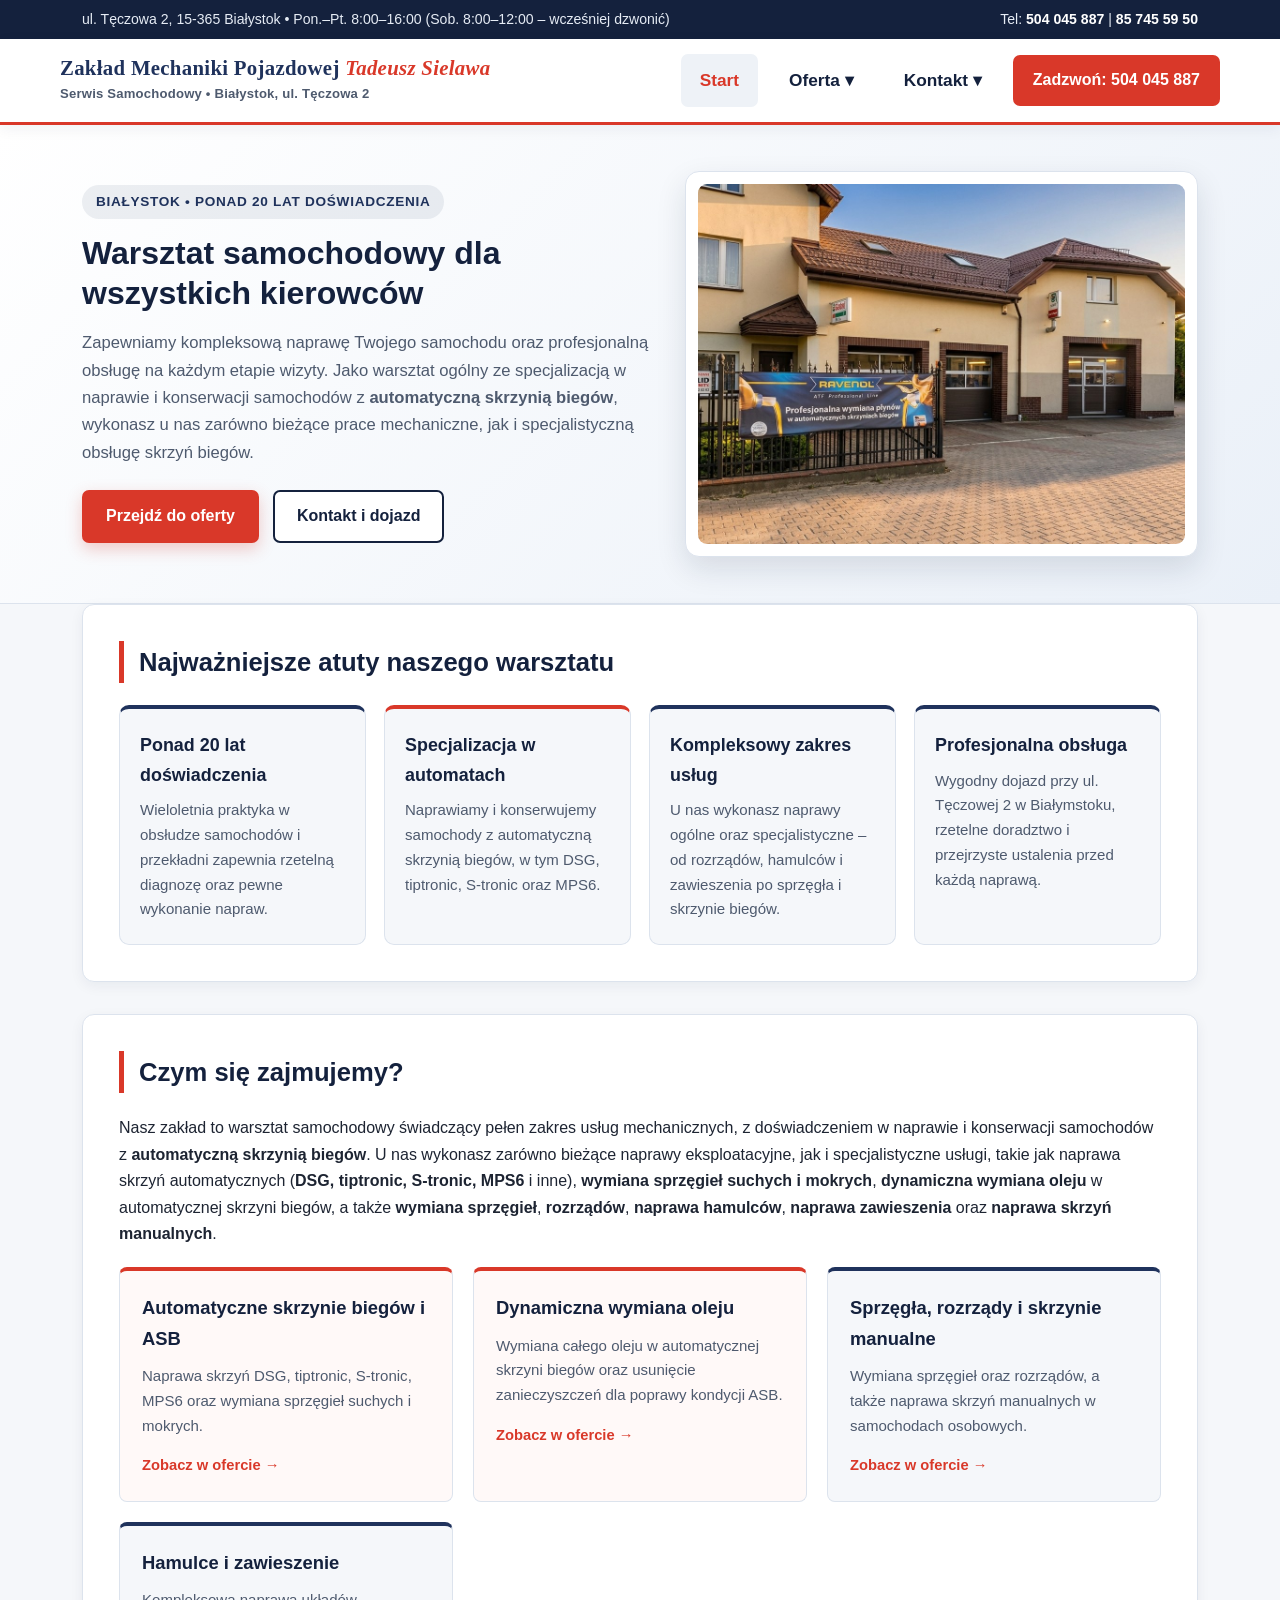
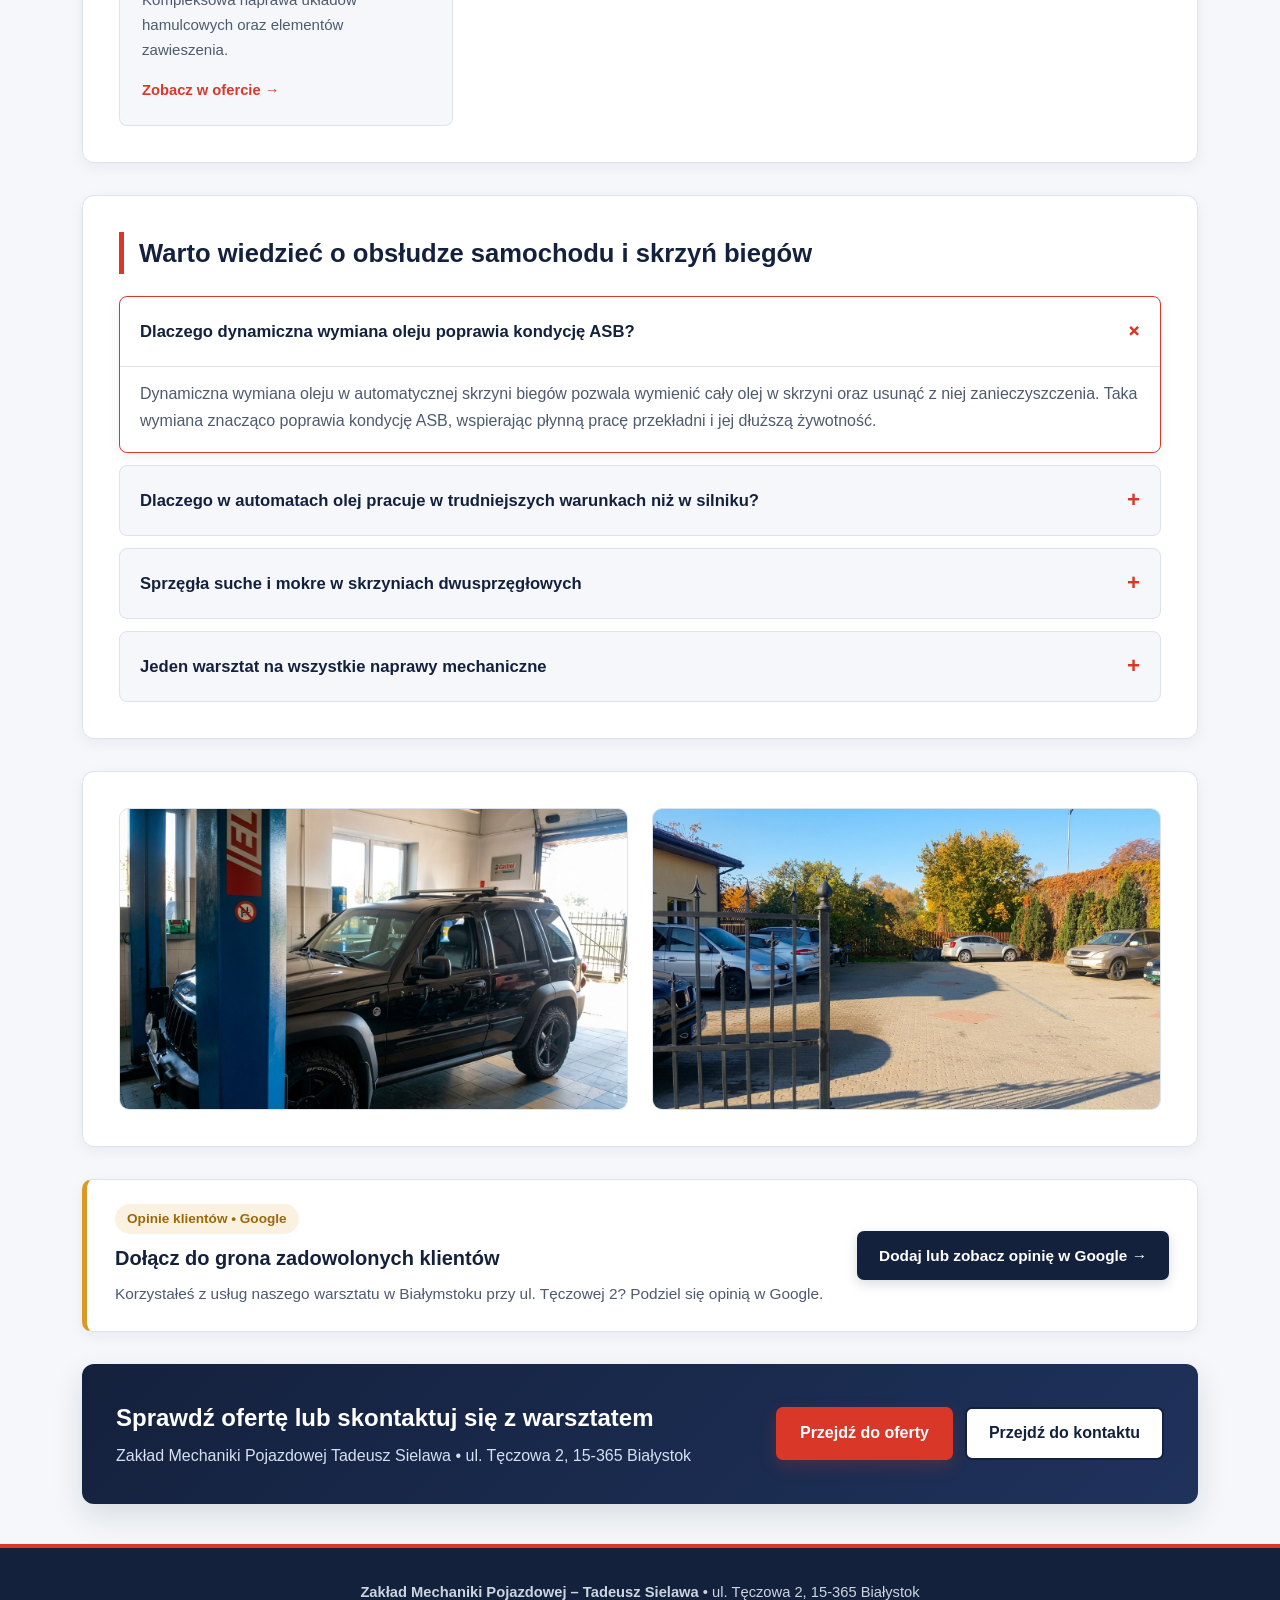
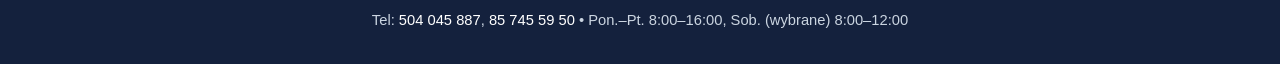
<file: index.html>
<!DOCTYPE html>
<html lang="pl">
<head>
    <meta charset="UTF-8">
    <meta name="viewport" content="width=device-width, initial-scale=1.0">
    <meta name="description" content="Zakład Mechaniki Pojazdowej Tadeusz Sielawa w Białymstoku – ponad 20 lat doświadczenia, kompleksowa naprawa samochodów, specjalizacja w automatycznych skrzyniach biegów DSG, tiptronic, S-tronic, MPS6 oraz dynamiczna wymiana oleju.">
    <title>Zakład Mechaniki Pojazdowej Tadeusz Sielawa | Białystok</title>
    <link rel="stylesheet" href="style.css">
</head>
<body>
    <div class="top-bar">
        <div class="container top-bar-inner">
            <span>ul. Tęczowa 2, 15-365 Białystok &bull; Pon.–Pt. 8:00–16:00 (Sob. 8:00–12:00 – wcześniej dzwonić)</span>
            <span>Tel: <a href="tel:+48504045887">504 045 887</a> | <a href="tel:+48857455950">85 745 59 50</a></span>
        </div>
    </div>

    <header>
        <div class="container header-main">
            <a href="index.html" class="brand-wordmark">
                <h1>Zakład Mechaniki Pojazdowej <span class="accent-word">Tadeusz Sielawa</span></h1>
                <p class="subtitle">Serwis Samochodowy &bull; Białystok, ul. Tęczowa 2</p>
            </a>
            <nav>
                <ul>
                    <li><a href="index.html" class="active">Start</a></li>
                    <li class="dropdown">
                        <a href="oferta.html">Oferta &#9662;</a>
                        <ul class="dropdown-menu">
                            <li><a href="oferta.html#ogolny-zakres">Ogólny zakres napraw</a></li>
                            <li><a href="oferta.html#automatyczne">Automatyczne skrzynie biegów</a></li>
                            <li><a href="oferta.html#dynamiczna-wymiana">Dynamiczna wymiana oleju ASB</a></li>
                            <li><a href="oferta.html#sprzegla">Sprzęgła suche i mokre</a></li>
                            <li><a href="oferta.html#mechanika">Rozrządy, hamulce, zawieszenie, manualne</a></li>
                        </ul>
                    </li>
                    <li class="dropdown">
                        <a href="kontakt.html">Kontakt &#9662;</a>
                        <ul class="dropdown-menu">
                            <li><a href="kontakt.html#dane">Telefony i godziny otwarcia</a></li>
                            <li><a href="kontakt.html#mapa">Mapa dojazdu (ul. Tęczowa 2)</a></li>
                        </ul>
                    </li>
                    <li><a href="tel:+48504045887" class="header-cta">Zadzwoń: 504 045 887</a></li>
                </ul>
            </nav>
        </div>
    </header>

    <!-- Sekcja powitalna z głównym zdjęciem bez opisu pod fotografią -->
    <section class="hero-section">
        <div class="container hero-grid">
            <div class="hero-content">
                <span class="hero-tag">Białystok &bull; Ponad 20 lat doświadczenia</span>
                <h2>Warsztat samochodowy dla wszystkich kierowców</h2>
                <p>Zapewniamy kompleksową naprawę Twojego samochodu oraz profesjonalną obsługę na każdym etapie wizyty. Jako warsztat ogólny ze specjalizacją w naprawie i konserwacji samochodów z <strong>automatyczną skrzynią biegów</strong>, wykonasz u nas zarówno bieżące prace mechaniczne, jak i specjalistyczną obsługę skrzyń biegów.</p>
                <div class="hero-buttons">
                    <a href="oferta.html" class="btn-primary">Przejdź do oferty</a>
                    <a href="kontakt.html" class="btn-outline">Kontakt i dojazd</a>
                </div>
            </div>
            <div class="hero-image-card">
                <div class="hero-image-wrap">
                    <img src="img/budynek.jpg" alt="Zakład Mechaniki Pojazdowej Tadeusz Sielawa przy ul. Tęczowej 2 w Białymstoku">
                </div>
            </div>
        </div>
    </section>

    <main class="container">
        <!-- 4 karty na stronie głównej (bez napisów Slajd 01–04) -->
        <section class="card-section reveal visible">
            <div class="section-header">
                <h2>Najważniejsze atuty naszego warsztatu</h2>
            </div>

            <div class="slides-grid">
                <div class="slide-card reveal reveal-delay-1">
                    <h3>Ponad 20 lat doświadczenia</h3>
                    <p>Wieloletnia praktyka w obsłudze samochodów i przekładni zapewnia rzetelną diagnozę oraz pewne wykonanie napraw.</p>
                </div>
                <div class="slide-card accent-top reveal reveal-delay-2">
                    <h3>Specjalizacja w automatach</h3>
                    <p>Naprawiamy i konserwujemy samochody z automatyczną skrzynią biegów, w tym DSG, tiptronic, S-tronic oraz MPS6.</p>
                </div>
                <div class="slide-card reveal reveal-delay-3">
                    <h3>Kompleksowy zakres usług</h3>
                    <p>U nas wykonasz naprawy ogólne oraz specjalistyczne – od rozrządów, hamulców i zawieszenia po sprzęgła i skrzynie biegów.</p>
                </div>
                <div class="slide-card reveal reveal-delay-4">
                    <h3>Profesjonalna obsługa</h3>
                    <p>Wygodny dojazd przy ul. Tęczowej 2 w Białymstoku, rzetelne doradztwo i przejrzyste ustalenia przed każdą naprawą.</p>
                </div>
            </div>
        </section>

        <!-- Ogólny opis warsztatu z zaznaczeniem specjalizacji w automatach oraz odniesieniami do oferty -->
        <section class="card-section reveal">
            <div class="section-header">
                <h2>Czym się zajmujemy?</h2>
            </div>

            <p>Nasz zakład to warsztat samochodowy świadczący pełen zakres usług mechanicznych, z doświadczeniem w naprawie i konserwacji samochodów z <strong>automatyczną skrzynią biegów</strong>. U nas wykonasz zarówno bieżące naprawy eksploatacyjne, jak i specjalistyczne usługi, takie jak naprawa skrzyń automatycznych (<strong>DSG, tiptronic, S-tronic, MPS6</strong> i inne), <strong>wymiana sprzęgieł suchych i mokrych</strong>, <strong>dynamiczna wymiana oleju</strong> w automatycznej skrzyni biegów, a także <strong>wymiana sprzęgieł</strong>, <strong>rozrządów</strong>, <strong>naprawa hamulców</strong>, <strong>naprawa zawieszenia</strong> oraz <strong>naprawa skrzyń manualnych</strong>.</p>

            <div class="services-overview-grid">
                <div class="overview-card featured reveal reveal-delay-1">
                    <h3>Automatyczne skrzynie biegów i ASB</h3>
                    <p>Naprawa skrzyń DSG, tiptronic, S-tronic, MPS6 oraz wymiana sprzęgieł suchych i mokrych.</p>
                    <a href="oferta.html#automatyczne" class="card-link">Zobacz w ofercie &rarr;</a>
                </div>
                <div class="overview-card featured reveal reveal-delay-2">
                    <h3>Dynamiczna wymiana oleju</h3>
                    <p>Wymiana całego oleju w automatycznej skrzyni biegów oraz usunięcie zanieczyszczeń dla poprawy kondycji ASB.</p>
                    <a href="oferta.html#dynamiczna-wymiana" class="card-link">Zobacz w ofercie &rarr;</a>
                </div>
                <div class="overview-card reveal reveal-delay-3">
                    <h3>Sprzęgła, rozrządy i skrzynie manualne</h3>
                    <p>Wymiana sprzęgieł oraz rozrządów, a także naprawa skrzyń manualnych w samochodach osobowych.</p>
                    <a href="oferta.html#mechanika" class="card-link">Zobacz w ofercie &rarr;</a>
                </div>
                <div class="overview-card reveal reveal-delay-4">
                    <h3>Hamulce i zawieszenie</h3>
                    <p>Kompleksowa naprawa układów hamulcowych oraz elementów zawieszenia.</p>
                    <a href="oferta.html#mechanika" class="card-link">Zobacz w ofercie &rarr;</a>
                </div>
            </div>
        </section>

        <!-- Wysuwane zakładki -->
        <section class="card-section reveal">
            <div class="section-header">
                <h2>Warto wiedzieć o obsłudze samochodu i skrzyń biegów</h2>
            </div>

            <div class="accordion-group">
                <details class="accordion-item" open>
                    <summary>Dlaczego dynamiczna wymiana oleju poprawia kondycję ASB?</summary>
                    <div class="accordion-body">
                        Dynamiczna wymiana oleju w automatycznej skrzyni biegów pozwala wymienić cały olej w skrzyni oraz usunąć z niej zanieczyszczenia. Taka wymiana znacząco poprawia kondycję ASB, wspierając płynną pracę przekładni i jej dłuższą żywotność.
                    </div>
                </details>
                <details class="accordion-item">
                    <summary>Dlaczego w automatach olej pracuje w trudniejszych warunkach niż w silniku?</summary>
                    <div class="accordion-body">
                        W przekładni automatycznej płyn pełni jednocześnie rolę środka smarnego, chłodziwa i medium przenoszącego moment obrotowy oraz ciśnienie sterujące. Wysoka temperatura i praca pod obciążeniem sprawiają, że regularne odświeżenie całego oleju ma kluczowe znaczenie dla jej kondycji.
                    </div>
                </details>
                <details class="accordion-item">
                    <summary>Sprzęgła suche i mokre w skrzyniach dwusprzęgłowych</summary>
                    <div class="accordion-body">
                        Skrzynie dwusprzęgłowe (takie jak DSG, S-tronic czy MPS6) mogą wykorzystywać sprzęgła suche lub pracujące w kąpieli olejowej (mokre). W obu rozwiązaniach kluczowe jest właściwe wyregulowanie i stan samych pakietów sprzęgieł oraz ich sterowania.
                    </div>
                </details>
                <details class="accordion-item">
                    <summary>Jeden warsztat na wszystkie naprawy mechaniczne</summary>
                    <div class="accordion-body">
                        Podczas gdy zawieszenie czy hamulce zużywają się stopniowo w codziennej jeździe, układ napędowy, sprzęgła czy rozrząd wymagają systematycznej kontroli. Wykonanie wszystkich prac w jednym warsztacie pozwala zaoszczędzić czas i uniknąć rozbieżności w diagnozie.
                    </div>
                </details>
            </div>
        </section>

        <!-- Tylko 2 prawdziwe zdjęcia warsztatu -->
        <section class="card-section reveal">
            <div class="gallery-grid-two">
                <div class="gallery-card reveal reveal-delay-1">
                    <div class="gallery-img-wrap">
                        <img src="img/warsztat.jpg" alt="Stanowisko serwisowe z podnośnikiem hydraulicznym" class="gallery-img">
                    </div>
                </div>
                <div class="gallery-card reveal reveal-delay-2">
                    <div class="gallery-img-wrap">
                        <img src="img/parking.jpg" alt="Teren przy Zakładzie Mechaniki Pojazdowej Tadeusz Sielawa" class="gallery-img">
                    </div>
                </div>
            </div>
        </section>

        <!-- Sekcja ocen Google -->
        <div class="reviews-cta-box reveal">
            <div>
                <span class="reviews-badge">Opinie klientów &bull; Google</span>
                <h3>Dołącz do grona zadowolonych klientów</h3>
                <p>Korzystałeś z usług naszego warsztatu w Białymstoku przy ul. Tęczowej 2? Podziel się opinią w Google.</p>
            </div>
            <div>
                <a href="https://search.google.com/local/writereview?placeid=TUTAJ_WSTAW_LINK_OPINII_GOOGLE" target="_blank" rel="noopener noreferrer" class="btn-google">Dodaj lub zobacz opinię w Google &rarr;</a>
            </div>
        </div>

        <!-- Przyciski przenoszące na stronę oferty i kontaktu -->
        <div class="cta-strip reveal">
            <div>
                <h2>Sprawdź ofertę lub skontaktuj się z warsztatem</h2>
                <p>Zakład Mechaniki Pojazdowej Tadeusz Sielawa &bull; ul. Tęczowa 2, 15-365 Białystok</p>
            </div>
            <div class="cta-strip-actions">
                <a href="oferta.html" class="btn-primary">Przejdź do oferty</a>
                <a href="kontakt.html" class="btn-outline" style="background: #fff;">Przejdź do kontaktu</a>
            </div>
        </div>
    </main>

    <footer>
        <div class="container">
            <p><strong>Zakład Mechaniki Pojazdowej – Tadeusz Sielawa</strong> &bull; ul. Tęczowa 2, 15-365 Białystok</p>
            <p>Tel: <a href="tel:+48504045887" style="color: #fff; text-decoration: none;">504 045 887</a>, <a href="tel:+48857455950" style="color: #fff; text-decoration: none;">85 745 59 50</a> &bull; Pon.–Pt. 8:00–16:00, Sob. (wybrane) 8:00–12:00</p>
        </div>
    </footer>

    <script>
        document.addEventListener('DOMContentLoaded', function () {
            const reveals = document.querySelectorAll('.reveal');
            const header = document.querySelector('header');

            const observer = new IntersectionObserver((entries) => {
                entries.forEach((entry) => {
                    if (entry.isIntersecting) {
                        entry.target.classList.add('visible');
                        observer.unobserve(entry.target);
                    }
                });
            }, { threshold: 0.12 });

            reveals.forEach((el) => observer.observe(el));

            window.addEventListener('scroll', () => {
                if (window.scrollY > 30) {
                    header.classList.add('scrolled');
                } else {
                    header.classList.remove('scrolled');
                }
            });
        });
    </script>

</body>
</html>
</file>
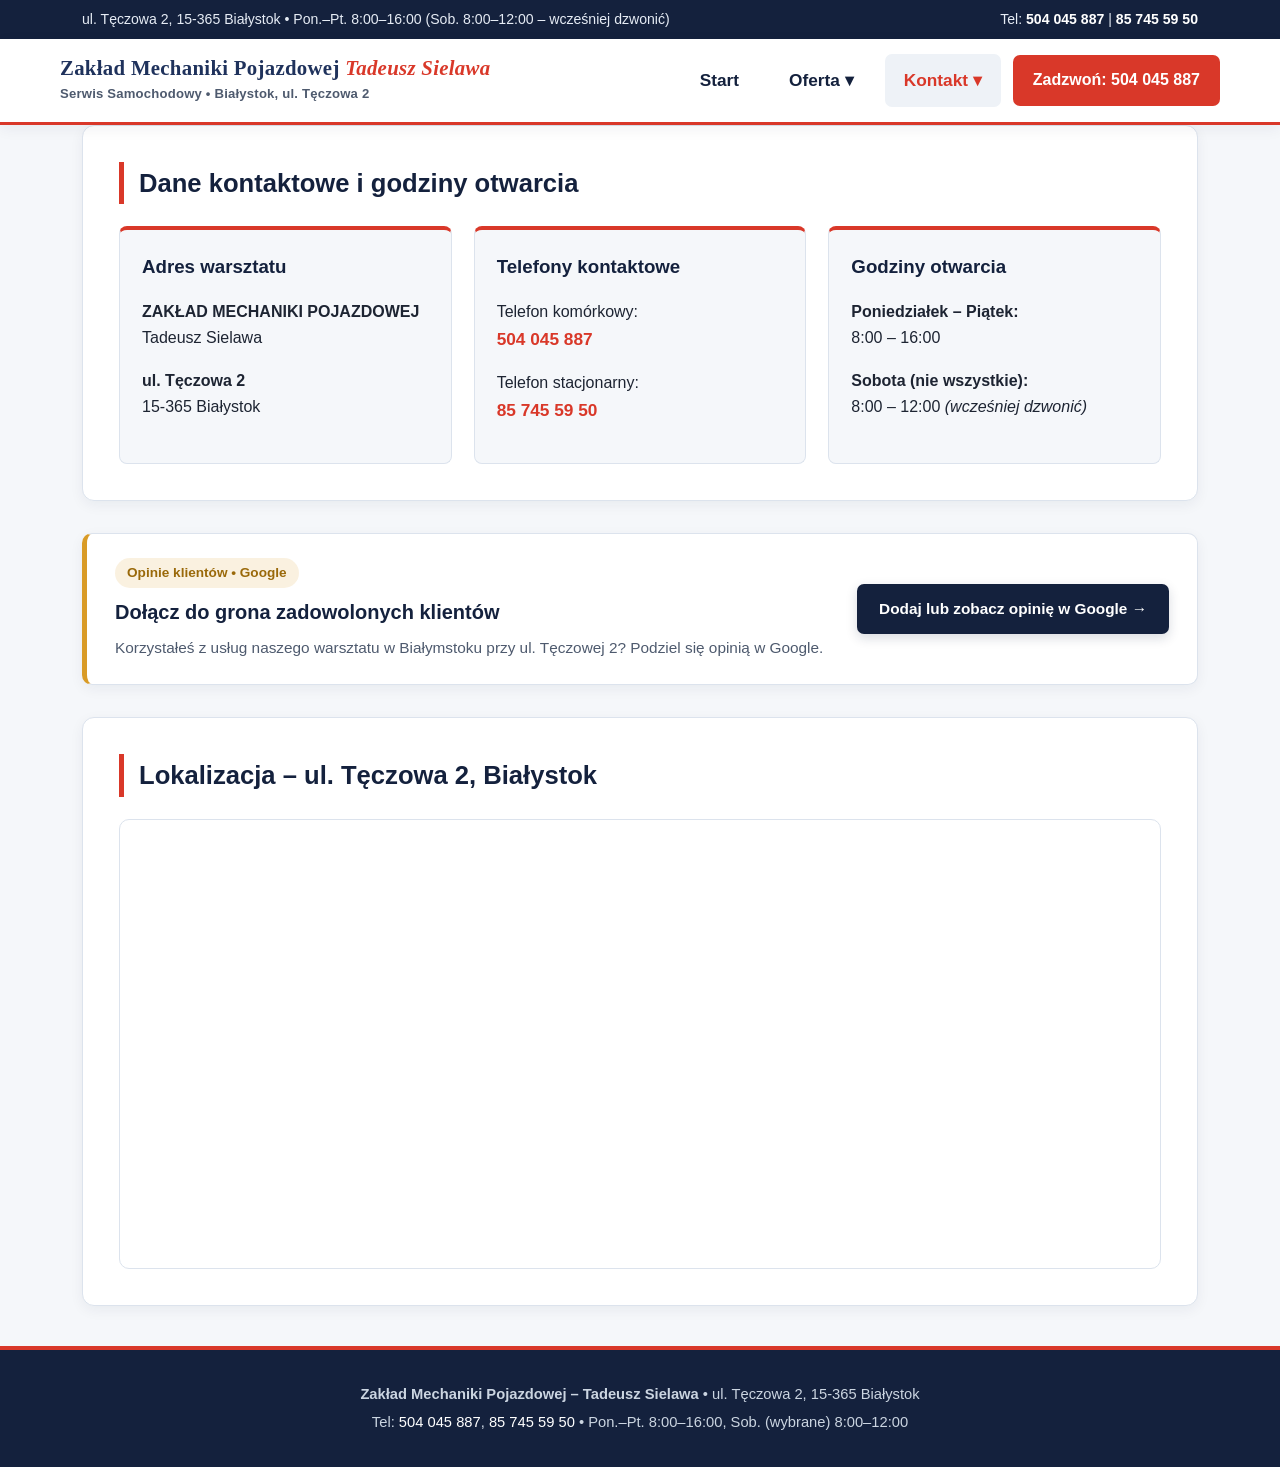
<file: kontakt.html>
<!DOCTYPE html>
<html lang="pl">
<head>
    <meta charset="UTF-8">
    <meta name="viewport" content="width=device-width, initial-scale=1.0">
    <meta name="description" content="Kontakt do Zakładu Mechaniki Pojazdowej Tadeusz Sielawa w Białymstoku, ul. Tęczowa 2. Telefony: 504 045 887, 85 745 59 50.">
    <title>Kontakt | Zakład Mechaniki Pojazdowej Tadeusz Sielawa</title>
    <link rel="stylesheet" href="style.css">
</head>
<body>
    <div class="top-bar">
        <div class="container top-bar-inner">
            <span>ul. Tęczowa 2, 15-365 Białystok &bull; Pon.–Pt. 8:00–16:00 (Sob. 8:00–12:00 – wcześniej dzwonić)</span>
            <span>Tel: <a href="tel:+48504045887">504 045 887</a> | <a href="tel:+48857455950">85 745 59 50</a></span>
        </div>
    </div>

    <header>
        <div class="container header-main">
            <a href="index.html" class="brand-wordmark">
                <h1>Zakład Mechaniki Pojazdowej <span class="accent-word">Tadeusz Sielawa</span></h1>
                <p class="subtitle">Serwis Samochodowy &bull; Białystok, ul. Tęczowa 2</p>
            </a>
            <nav>
                <ul>
                    <li><a href="index.html">Start</a></li>
                    <li class="dropdown">
                        <a href="oferta.html">Oferta &#9662;</a>
                        <ul class="dropdown-menu">
                            <li><a href="oferta.html#ogolny-zakres">Ogólny zakres napraw</a></li>
                            <li><a href="oferta.html#automatyczne">Automatyczne skrzynie biegów</a></li>
                            <li><a href="oferta.html#dynamiczna-wymiana">Dynamiczna wymiana oleju ASB</a></li>
                            <li><a href="oferta.html#sprzegla">Sprzęgła suche i mokre</a></li>
                            <li><a href="oferta.html#mechanika">Rozrządy, hamulce, zawieszenie, manualne</a></li>
                        </ul>
                    </li>
                    <li class="dropdown">
                        <a href="kontakt.html" class="active">Kontakt &#9662;</a>
                        <ul class="dropdown-menu">
                            <li><a href="#dane">Telefony i godziny otwarcia</a></li>
                            <li><a href="#mapa">Mapa dojazdu (ul. Tęczowa 2)</a></li>
                        </ul>
                    </li>
                    <li><a href="tel:+48504045887" class="header-cta">Zadzwoń: 504 045 887</a></li>
                </ul>
            </nav>
        </div>
    </header>

    <main class="container">
        <section class="card-section reveal visible" id="dane">
            <div class="section-header">
                <h2>Dane kontaktowe i godziny otwarcia</h2>
            </div>

            <div class="contact-grid">
                <div class="contact-card reveal reveal-delay-1">
                    <h3>Adres warsztatu</h3>
                    <p><strong>ZAKŁAD MECHANIKI POJAZDOWEJ</strong><br>Tadeusz Sielawa</p>
                    <p><strong>ul. Tęczowa 2</strong><br>15-365 Białystok</p>
                </div>

                <div class="contact-card reveal reveal-delay-2">
                    <h3>Telefony kontaktowe</h3>
                    <p>Telefon komórkowy:<br><a href="tel:+48504045887" class="contact-link">504 045 887</a></p>
                    <p>Telefon stacjonarny:<br><a href="tel:+48857455950" class="contact-link">85 745 59 50</a></p>
                </div>

                <div class="contact-card reveal reveal-delay-3">
                    <h3>Godziny otwarcia</h3>
                    <p><strong>Poniedziałek – Piątek:</strong><br>8:00 – 16:00</p>
                    <p><strong>Sobota (nie wszystkie):</strong><br>8:00 – 12:00 <em>(wcześniej dzwonić)</em></p>
                </div>
            </div>
        </section>

        <!-- Sekcja ocen Google -->
        <div class="reviews-cta-box reveal">
            <div>
                <span class="reviews-badge">Opinie klientów &bull; Google</span>
                <h3>Dołącz do grona zadowolonych klientów</h3>
                <p>Korzystałeś z usług naszego warsztatu w Białymstoku przy ul. Tęczowej 2? Podziel się opinią w Google.</p>
            </div>
            <div>
                <a href="https://search.google.com/local/writereview?placeid=TUTAJ_WSTAW_LINK_OPINII_GOOGLE" target="_blank" rel="noopener noreferrer" class="btn-google">Dodaj lub zobacz opinię w Google &rarr;</a>
            </div>
        </div>

        <section class="card-section reveal" id="mapa">
            <div class="section-header">
                <h2>Lokalizacja – ul. Tęczowa 2, Białystok</h2>
            </div>
            <div class="map-container">
                <iframe src="https://maps.google.com/maps?q=ul.+T%C4%99czowa+2,+15-365+Bia%C5%82ystok&t=&z=16&ie=UTF8&iwloc=&output=embed" 
                width="100%" height="440" style="border:0;" allowfullscreen="" loading="lazy" referrerpolicy="no-referrer-when-downgrade"></iframe>
            </div>
        </section>
    </main>

    <footer>
        <div class="container">
            <p><strong>Zakład Mechaniki Pojazdowej – Tadeusz Sielawa</strong> &bull; ul. Tęczowa 2, 15-365 Białystok</p>
            <p>Tel: <a href="tel:+48504045887" style="color: #fff; text-decoration: none;">504 045 887</a>, <a href="tel:+48857455950" style="color: #fff; text-decoration: none;">85 745 59 50</a> &bull; Pon.–Pt. 8:00–16:00, Sob. (wybrane) 8:00–12:00</p>
        </div>
    </footer>

    <script>
        document.addEventListener('DOMContentLoaded', function () {
            const reveals = document.querySelectorAll('.reveal');
            const header = document.querySelector('header');

            const observer = new IntersectionObserver((entries) => {
                entries.forEach((entry) => {
                    if (entry.isIntersecting) {
                        entry.target.classList.add('visible');
                        observer.unobserve(entry.target);
                    }
                });
            }, { threshold: 0.12 });

            reveals.forEach((el) => observer.observe(el));

            window.addEventListener('scroll', () => {
                if (window.scrollY > 30) {
                    header.classList.add('scrolled');
                } else {
                    header.classList.remove('scrolled');
                }
            });
        });
    </script>

</body>
</html>
</file>
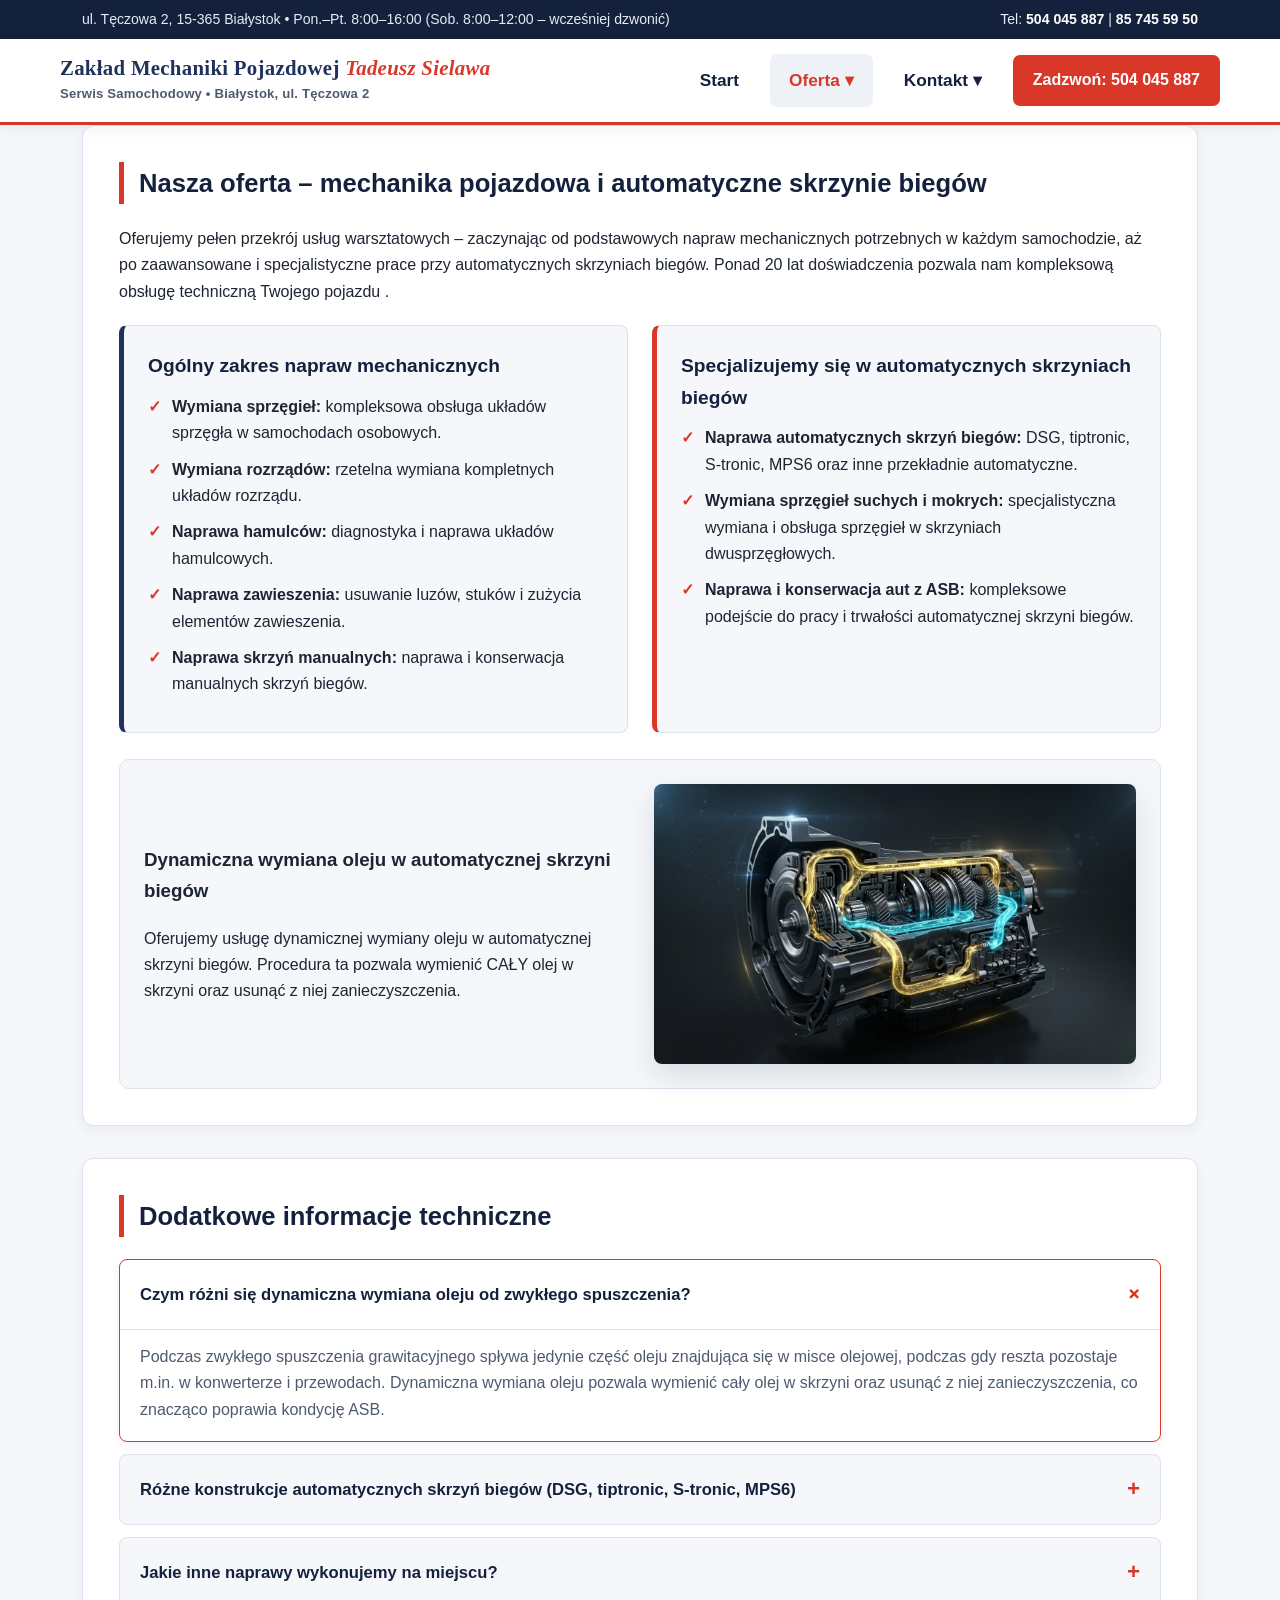
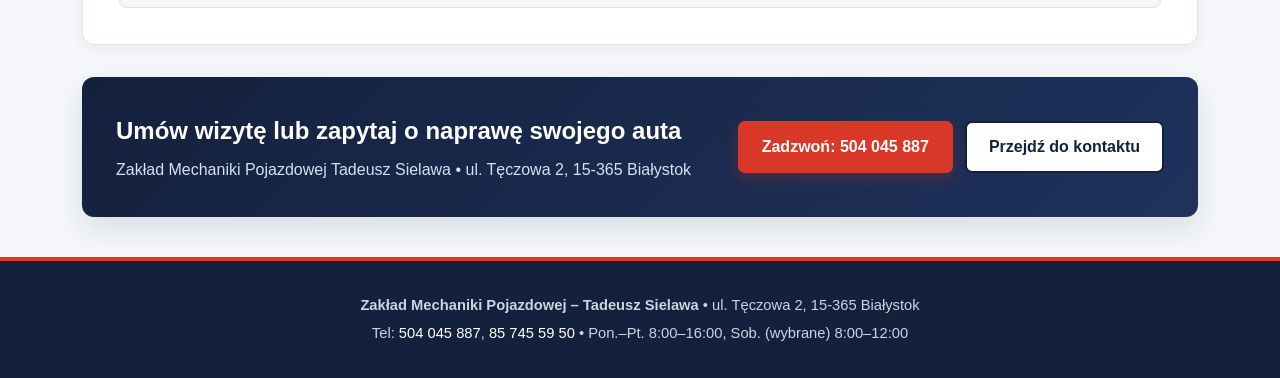
<file: oferta.html>
<!DOCTYPE html>
<html lang="pl">
<head>
    <meta charset="UTF-8">
    <meta name="viewport" content="width=device-width, initial-scale=1.0">
    <meta name="description" content="Nasza oferta – Zakład Mechaniki Pojazdowej Tadeusz Sielawa w Białymstoku: mechanika pojazdowa oraz specjalistyczna naprawa skrzyń automatycznych DSG, tiptronic, S-tronic, MPS6 i dynamiczna wymiana oleju.">
    <title>Oferta | Zakład Mechaniki Pojazdowej Tadeusz Sielawa</title>
    <link rel="stylesheet" href="style.css">
</head>
<body>
    <div class="top-bar">
        <div class="container top-bar-inner">
            <span>ul. Tęczowa 2, 15-365 Białystok &bull; Pon.–Pt. 8:00–16:00 (Sob. 8:00–12:00 – wcześniej dzwonić)</span>
            <span>Tel: <a href="tel:+48504045887">504 045 887</a> | <a href="tel:+48857455950">85 745 59 50</a></span>
        </div>
    </div>

    <header>
        <div class="container header-main">
            <a href="index.html" class="brand-wordmark">
                <h1>Zakład Mechaniki Pojazdowej <span class="accent-word">Tadeusz Sielawa</span></h1>
                <p class="subtitle">Serwis Samochodowy &bull; Białystok, ul. Tęczowa 2</p>
            </a>
            <nav>
                <ul>
                    <li><a href="index.html">Start</a></li>
                    <li class="dropdown">
                        <a href="oferta.html" class="active">Oferta &#9662;</a>
                        <ul class="dropdown-menu">
                            <li><a href="#ogolny-zakres">Ogólny zakres napraw</a></li>
                            <li><a href="#automatyczne">Automatyczne skrzynie biegów</a></li>
                            <li><a href="#dynamiczna-wymiana">Dynamiczna wymiana oleju ASB</a></li>
                            <li><a href="#sprzegla">Sprzęgła suche i mokre</a></li>
                            <li><a href="#mechanika">Rozrządy, hamulce, zawieszenie, manualne</a></li>
                        </ul>
                    </li>
                    <li class="dropdown">
                        <a href="kontakt.html">Kontakt &#9662;</a>
                        <ul class="dropdown-menu">
                            <li><a href="kontakt.html#dane">Telefony i godziny otwarcia</a></li>
                            <li><a href="kontakt.html#mapa">Mapa dojazdu (ul. Tęczowa 2)</a></li>
                        </ul>
                    </li>
                    <li><a href="tel:+48504045887" class="header-cta">Zadzwoń: 504 045 887</a></li>
                </ul>
            </nav>
        </div>
    </header>

    <main class="container">
        <section class="card-section reveal visible" id="ogolny-zakres">
            <div class="section-header">
                <h2>Nasza oferta – mechanika pojazdowa i automatyczne skrzynie biegów</h2>
            </div>

            <p>Oferujemy pełen przekrój usług warsztatowych – zaczynając od podstawowych napraw mechanicznych potrzebnych w każdym samochodzie, aż po zaawansowane i specjalistyczne prace przy automatycznych skrzyniach biegów. Ponad 20 lat doświadczenia pozwala nam kompleksową obsługę techniczną Twojego pojazdu .</p>

            <div class="spec-grid">
                <div class="spec-box reveal reveal-delay-1" id="mechanika">
                    <h3>Ogólny zakres napraw mechanicznych</h3>
                    <ul class="check-list">
                        <li><strong>Wymiana sprzęgieł:</strong> kompleksowa obsługa układów sprzęgła w samochodach osobowych.</li>
                        <li><strong>Wymiana rozrządów:</strong> rzetelna wymiana kompletnych układów rozrządu.</li>
                        <li><strong>Naprawa hamulców:</strong> diagnostyka i naprawa układów hamulcowych.</li>
                        <li><strong>Naprawa zawieszenia:</strong> usuwanie luzów, stuków i zużycia elementów zawieszenia.</li>
                        <li><strong>Naprawa skrzyń manualnych:</strong> naprawa i konserwacja manualnych skrzyń biegów.</li>
                    </ul>
                </div>

                <div class="spec-box specialist reveal reveal-delay-2" id="automatyczne">
                    <h3>Specjalizujemy się w automatycznych skrzyniach biegów</h3>
                    <ul class="check-list">
                        <li><strong>Naprawa automatycznych skrzyń biegów:</strong> DSG, tiptronic, S-tronic, MPS6 oraz inne przekładnie automatyczne.</li>
                        <li id="sprzegla"><strong>Wymiana sprzęgieł suchych i mokrych:</strong> specjalistyczna wymiana i obsługa sprzęgieł w skrzyniach dwusprzęgłowych.</li>
                        <li><strong>Naprawa i konserwacja aut z ASB:</strong> kompleksowe podejście do pracy i trwałości automatycznej skrzyni biegów.</li>
                    </ul>
                </div>
            </div>

            <div class="tech-banner reveal" id="dynamiczna-wymiana">
                <div>
                    <h3>Dynamiczna wymiana oleju w automatycznej skrzyni biegów</h3>
                    <p>Oferujemy usługę dynamicznej wymiany oleju w automatycznej skrzyni biegów. Procedura ta pozwala wymienić CAŁY olej w skrzyni oraz usunąć z niej zanieczyszczenia.</p>
                </div>
                <div>
                    <img src="img/skrzynia.jpg" alt="Wizualizacja przepływu oleju w automatycznej skrzyni biegów">
                </div>
            </div>
        </section>

        <!-- Wysuwane zakładki (bez słowa ciekawostka) -->
        <section class="card-section reveal">
            <div class="section-header">
                <h2>Dodatkowe informacje techniczne</h2>
            </div>

            <div class="accordion-group">
                <details class="accordion-item" open>
                    <summary>Czym różni się dynamiczna wymiana oleju od zwykłego spuszczenia?</summary>
                    <div class="accordion-body">
                        Podczas zwykłego spuszczenia grawitacyjnego spływa jedynie część oleju znajdująca się w misce olejowej, podczas gdy reszta pozostaje m.in. w konwerterze i przewodach. Dynamiczna wymiana oleju pozwala wymienić cały olej w skrzyni oraz usunąć z niej zanieczyszczenia, co znacząco poprawia kondycję ASB.
                    </div>
                </details>
                <details class="accordion-item">
                    <summary>Różne konstrukcje automatycznych skrzyń biegów (DSG, tiptronic, S-tronic, MPS6)</summary>
                    <div class="accordion-body">
                        Każda konstrukcja automatycznej skrzyni biegów ma własną specyfikę działania – od klasycznych przekładni hydrokinetycznych (np. tiptronic) po dwusprzęgłowe rozwiązania (np. DSG, S-tronic, MPS6). Dobór właściwej procedury i części jest kluczowy dla płynnej zmiany przełożeń.
                    </div>
                </details>
                <details class="accordion-item">
                    <summary>Jakie inne naprawy wykonujemy na miejscu?</summary>
                    <div class="accordion-body">
                        Zapraszamy również na wymianę sprzęgieł, rozrządów, naprawę hamulców, naprawę zawieszenia oraz naprawę skrzyń manualnych.
                    </div>
                </details>
            </div>
        </section>

        <div class="cta-strip reveal">
            <div>
                <h2>Umów wizytę lub zapytaj o naprawę swojego auta</h2>
                <p>Zakład Mechaniki Pojazdowej Tadeusz Sielawa &bull; ul. Tęczowa 2, 15-365 Białystok</p>
            </div>
            <div class="cta-strip-actions">
                <a href="tel:+48504045887" class="btn-primary">Zadzwoń: 504 045 887</a>
                <a href="kontakt.html" class="btn-outline" style="background: #fff;">Przejdź do kontaktu</a>
            </div>
        </div>
    </main>

    <footer>
        <div class="container">
            <p><strong>Zakład Mechaniki Pojazdowej – Tadeusz Sielawa</strong> &bull; ul. Tęczowa 2, 15-365 Białystok</p>
            <p>Tel: <a href="tel:+48504045887" style="color: #fff; text-decoration: none;">504 045 887</a>, <a href="tel:+48857455950" style="color: #fff; text-decoration: none;">85 745 59 50</a> &bull; Pon.–Pt. 8:00–16:00, Sob. (wybrane) 8:00–12:00</p>
        </div>
    </footer>

    <script>
        document.addEventListener('DOMContentLoaded', function () {
            const reveals = document.querySelectorAll('.reveal');
            const header = document.querySelector('header');

            const observer = new IntersectionObserver((entries) => {
                entries.forEach((entry) => {
                    if (entry.isIntersecting) {
                        entry.target.classList.add('visible');
                        observer.unobserve(entry.target);
                    }
                });
            }, { threshold: 0.12 });

            reveals.forEach((el) => observer.observe(el));

            window.addEventListener('scroll', () => {
                if (window.scrollY > 30) {
                    header.classList.add('scrolled');
                } else {
                    header.classList.remove('scrolled');
                }
            });
        });
    </script>

</body>
</html>
</file>
<file: style.css>
/* Nowoczesny styl strony - Zakład Mechaniki Pojazdowej Tadeusz Sielawa */
:root {
    --bg-body: #f5f7fa;
    --bg-white: #ffffff;
    --bg-soft: #eef2f7;
    --navy-dark: #14213d;
    --navy-mid: #1f325c;
    --accent: #d93829;
    --accent-hover: #b8291c;
    --gold: #d99b26;
    --text-main: #1d2432;
    --text-secondary: #4e5a6e;
    --border-color: #dce3ed;
    --shadow-sm: 0 4px 14px rgba(20, 33, 61, 0.06);
    --shadow-md: 0 12px 30px rgba(20, 33, 61, 0.12);
    --shadow-lg: 0 18px 40px rgba(20, 33, 61, 0.16);
}

* {
    box-sizing: border-box;
}

html {
    scroll-behavior: smooth;
}

body {
    font-family: 'Segoe UI', Roboto, Helvetica, Arial, sans-serif;
    line-height: 1.65;
    margin: 0;
    padding: 0;
    color: var(--text-main);
    background-color: var(--bg-body);
    overflow-x: hidden;
}

.container {
    max-width: 1160px;
    margin: 0 auto;
    padding: 0 22px;
}

/* Keyframes animacji */
@keyframes fadeSlideUp {
    from {
        opacity: 0;
        transform: translateY(24px);
    }
    to {
        opacity: 1;
        transform: translateY(0);
    }
}

@keyframes fadeInRight {
    from {
        opacity: 0;
        transform: translateX(26px) scale(0.98);
    }
    to {
        opacity: 1;
        transform: translateX(0) scale(1);
    }
}

@keyframes pulseGlow {
    0% {
        box-shadow: 0 0 0 0 rgba(217, 56, 41, 0.42);
    }
    70% {
        box-shadow: 0 0 0 12px rgba(217, 56, 41, 0);
    }
    100% {
        box-shadow: 0 0 0 0 rgba(217, 56, 41, 0);
    }
}

@keyframes floatSubtle {
    0%, 100% {
        transform: translateY(0);
    }
    50% {
        transform: translateY(-5px);
    }
}

@keyframes dropdownReveal {
    from {
        opacity: 0;
        transform: translateY(10px);
    }
    to {
        opacity: 1;
        transform: translateY(0);
    }
}

.reveal {
    opacity: 0;
    transform: translateY(26px);
    transition: opacity 0.65s cubic-bezier(0.22, 1, 0.36, 1), transform 0.65s cubic-bezier(0.22, 1, 0.36, 1);
}

.reveal.visible {
    opacity: 1;
    transform: translateY(0);
}

.reveal-delay-1 { transition-delay: 0.08s; }
.reveal-delay-2 { transition-delay: 0.16s; }
.reveal-delay-3 { transition-delay: 0.24s; }
.reveal-delay-4 { transition-delay: 0.32s; }

/* Górny pasek informacyjny */
.top-bar {
    background: var(--navy-dark);
    color: #e6ecf5;
    font-size: 0.88rem;
    padding: 8px 0;
}

.top-bar-inner {
    display: flex;
    flex-wrap: wrap;
    justify-content: space-between;
    align-items: center;
    gap: 10px;
}

.top-bar a {
    color: #fff;
    text-decoration: none;
    font-weight: 600;
    transition: color 0.2s ease;
}

.top-bar a:hover {
    color: var(--gold);
}

/* Nagłówek główny - nieco mniejsza nazwa tekstowa i większe zakładki */
header {
    background: rgba(255, 255, 255, 0.97);
    backdrop-filter: blur(8px);
    border-bottom: 3px solid var(--accent);
    box-shadow: var(--shadow-sm);
    position: sticky;
    top: 0;
    z-index: 1000;
    transition: box-shadow 0.3s ease;
}

header.scrolled {
    box-shadow: var(--shadow-md);
}

.header-main {
    display: flex;
    flex-wrap: wrap;
    justify-content: space-between;
    align-items: center;
    padding: 15px 0;
    gap: 16px;
}

.brand-wordmark {
    display: inline-block;
    text-decoration: none;
}

.brand-wordmark h1 {
    margin: 0;
    font-family: Georgia, 'Times New Roman', serif;
    font-size: 1.3rem;
    color: var(--navy-mid);
    font-weight: 700;
    letter-spacing: 0.3px;
    line-height: 1.2;
}

.brand-wordmark h1 span.accent-word {
    color: var(--accent);
    font-style: italic;
}

.brand-wordmark .subtitle {
    margin: 2px 0 0 0;
    font-family: 'Segoe UI', Roboto, Helvetica, Arial, sans-serif;
    font-size: 0.82rem;
    color: var(--text-secondary);
    font-weight: 600;
    letter-spacing: 0.2px;
}

/* Nawigacja z większymi zakładkami */
nav ul {
    list-style: none;
    margin: 0;
    padding: 0;
    display: flex;
    flex-wrap: wrap;
    align-items: center;
    gap: 12px;
}

nav ul li {
    position: relative;
}

nav ul li a {
    display: inline-flex;
    align-items: center;
    gap: 7px;
    color: var(--navy-dark);
    text-decoration: none;
    font-weight: 700;
    font-size: 1.08rem;
    padding: 12px 19px;
    border-radius: 7px;
    transition: background 0.25s ease, color 0.25s ease, transform 0.2s ease;
}

nav ul li a:hover,
nav ul li a.active {
    background: var(--bg-soft);
    color: var(--accent);
}

.dropdown-menu {
    display: none;
    position: absolute;
    top: 100%;
    left: 0;
    min-width: 285px;
    background: var(--bg-white);
    border: 1px solid var(--border-color);
    border-top: 3px solid var(--accent);
    border-radius: 0 0 10px 10px;
    box-shadow: var(--shadow-lg);
    padding: 8px 0;
    z-index: 1100;
    flex-direction: column;
    gap: 0;
}

.dropdown:hover .dropdown-menu,
.dropdown:focus-within .dropdown-menu {
    display: flex;
    animation: dropdownReveal 0.24s cubic-bezier(0.22, 1, 0.36, 1) forwards;
}

.dropdown-menu li {
    width: 100%;
}

.dropdown-menu li a {
    display: block;
    width: 100%;
    padding: 11px 18px;
    border-radius: 0;
    font-size: 0.95rem;
    font-weight: 600;
    color: var(--text-main);
    transition: background 0.2s ease, color 0.2s ease, padding-left 0.2s ease;
}

.dropdown-menu li a:hover {
    background: var(--bg-soft);
    color: var(--accent);
    padding-left: 24px;
}

.header-cta {
    background: var(--accent);
    color: #fff !important;
    padding: 12px 20px;
    border-radius: 7px;
    text-decoration: none;
    font-weight: 700;
    font-size: 1rem;
    transition: background 0.25s ease, transform 0.2s ease;
    animation: pulseGlow 2.8s infinite;
}

.header-cta:hover {
    background: var(--accent-hover);
    transform: translateY(-2px);
}

/* Sekcja Hero */
.hero-section {
    background: linear-gradient(135deg, #ffffff 0%, #eaf0f8 100%);
    border-bottom: 1px solid var(--border-color);
    padding: 46px 0;
    position: relative;
}

.hero-grid {
    display: grid;
    grid-template-columns: 1.05fr 0.95fr;
    gap: 36px;
    align-items: center;
}

.hero-content {
    animation: fadeSlideUp 0.75s cubic-bezier(0.22, 1, 0.36, 1) forwards;
}

.hero-tag {
    display: inline-block;
    background: rgba(31, 50, 92, 0.08);
    color: var(--navy-mid);
    font-weight: 700;
    font-size: 0.85rem;
    text-transform: uppercase;
    letter-spacing: 0.7px;
    padding: 6px 14px;
    border-radius: 20px;
    margin-bottom: 14px;
}

.hero-content h2 {
    font-size: 2rem;
    line-height: 1.25;
    color: var(--navy-dark);
    margin: 0 0 16px 0;
    border: none;
    padding: 0;
}

.hero-content p {
    font-size: 1.04rem;
    color: var(--text-secondary);
    margin: 0 0 24px 0;
}

.hero-buttons {
    display: flex;
    flex-wrap: wrap;
    gap: 14px;
}

.btn-primary {
    display: inline-flex;
    align-items: center;
    justify-content: center;
    background: var(--accent);
    color: #fff;
    text-decoration: none;
    padding: 13px 24px;
    border-radius: 7px;
    font-weight: 700;
    font-size: 1rem;
    transition: background 0.25s ease, transform 0.25s cubic-bezier(0.22, 1, 0.36, 1), box-shadow 0.25s ease;
    box-shadow: 0 6px 16px rgba(217, 56, 41, 0.25);
}

.btn-primary:hover {
    background: var(--accent-hover);
    transform: translateY(-3px);
    box-shadow: 0 10px 22px rgba(217, 56, 41, 0.35);
}

.btn-outline {
    display: inline-flex;
    align-items: center;
    justify-content: center;
    background: var(--bg-white);
    color: var(--navy-dark);
    border: 2px solid var(--navy-dark);
    text-decoration: none;
    padding: 11px 22px;
    border-radius: 7px;
    font-weight: 700;
    font-size: 1rem;
    transition: background 0.25s ease, color 0.25s ease, transform 0.25s ease;
}

.btn-outline:hover {
    background: var(--navy-dark);
    color: #fff;
    transform: translateY(-3px);
}

.hero-image-card {
    background: var(--bg-white);
    padding: 12px;
    border-radius: 14px;
    box-shadow: var(--shadow-md);
    border: 1px solid var(--border-color);
    animation: fadeInRight 0.85s cubic-bezier(0.22, 1, 0.36, 1) forwards;
    overflow: hidden;
}

.hero-image-wrap {
    overflow: hidden;
    border-radius: 9px;
}

.hero-image-card img {
    width: 100%;
    height: 360px;
    object-fit: cover;
    display: block;
    transition: transform 0.65s cubic-bezier(0.22, 1, 0.36, 1);
}

.hero-image-card:hover img {
    transform: scale(1.04);
}

/* Sekcje główne */
main {
    padding: 40px 0;
}

.card-section {
    background: var(--bg-white);
    padding: 36px;
    margin-bottom: 32px;
    border-radius: 12px;
    box-shadow: var(--shadow-sm);
    border: 1px solid var(--border-color);
    transition: box-shadow 0.3s ease;
}

.card-section:hover {
    box-shadow: var(--shadow-md);
}

.section-header {
    margin-bottom: 22px;
}

.section-header h2 {
    color: var(--navy-dark);
    border-left: 5px solid var(--accent);
    padding-left: 15px;
    margin: 0 0 8px 0;
    font-size: 1.6rem;
}

.section-header p {
    margin: 0;
    color: var(--text-secondary);
    font-size: 1rem;
}

/* 4 slajdy / karty na stronie głównej */
.slides-grid {
    display: grid;
    grid-template-columns: repeat(4, 1fr);
    gap: 18px;
    margin-top: 20px;
}

.slide-card {
    background: var(--bg-body);
    border: 1px solid var(--border-color);
    border-top: 4px solid var(--navy-mid);
    border-radius: 10px;
    padding: 22px 20px;
    transition: transform 0.3s cubic-bezier(0.22, 1, 0.36, 1), box-shadow 0.3s ease, border-top-color 0.3s ease, background 0.3s ease;
}

.slide-card:hover {
    transform: translateY(-6px);
    box-shadow: var(--shadow-md);
    border-top-color: var(--accent);
    background: var(--bg-white);
}

.slide-card.accent-top {
    border-top-color: var(--accent);
}

.slide-num {
    display: inline-block;
    font-size: 0.78rem;
    font-weight: 800;
    letter-spacing: 0.8px;
    color: var(--accent);
    text-transform: uppercase;
    margin-bottom: 6px;
}

.slide-card h3 {
    margin: 0 0 8px 0;
    font-size: 1.12rem;
    color: var(--navy-dark);
}

.slide-card p {
    margin: 0;
    font-size: 0.94rem;
    color: var(--text-secondary);
}

/* Siatka kart usług ogólnych z odnośnikami do oferty */
.services-overview-grid {
    display: grid;
    grid-template-columns: repeat(auto-fit, minmax(250px, 1fr));
    gap: 20px;
    margin-top: 20px;
}

.overview-card {
    background: var(--bg-body);
    border: 1px solid var(--border-color);
    border-top: 4px solid var(--navy-mid);
    border-radius: 8px;
    padding: 22px;
    transition: transform 0.3s cubic-bezier(0.22, 1, 0.36, 1), box-shadow 0.3s ease, border-top-color 0.3s ease, background 0.3s ease;
}

.overview-card:hover {
    transform: translateY(-5px);
    box-shadow: var(--shadow-md);
    border-top-color: var(--accent);
    background: var(--bg-white);
}

.overview-card.featured {
    border-top-color: var(--accent);
    background: #fff9f8;
}

.overview-card h3 {
    margin: 0 0 10px 0;
    font-size: 1.15rem;
    color: var(--navy-dark);
}

.overview-card p {
    margin: 0 0 14px 0;
    font-size: 0.94rem;
    color: var(--text-secondary);
}

.card-link {
    display: inline-block;
    color: var(--accent);
    font-weight: 700;
    text-decoration: none;
    font-size: 0.92rem;
    transition: transform 0.2s ease;
}

.overview-card:hover .card-link {
    transform: translateX(4px);
}

/* Wysuwane zakładki (Accordion) */
.accordion-group {
    display: flex;
    flex-direction: column;
    gap: 12px;
    margin-top: 18px;
}

details.accordion-item {
    background: var(--bg-body);
    border: 1px solid var(--border-color);
    border-radius: 8px;
    overflow: hidden;
    transition: box-shadow 0.25s ease, border-color 0.25s ease, background 0.25s ease;
}

details.accordion-item:hover {
    border-color: #b8c6d9;
}

details.accordion-item[open] {
    background: var(--bg-white);
    box-shadow: var(--shadow-sm);
    border-color: var(--accent);
}

details.accordion-item summary {
    list-style: none;
    cursor: pointer;
    padding: 16px 20px;
    font-weight: 700;
    font-size: 1.04rem;
    color: var(--navy-dark);
    display: flex;
    justify-content: space-between;
    align-items: center;
    user-select: none;
    transition: color 0.2s ease;
}

details.accordion-item summary:hover {
    color: var(--accent);
}

details.accordion-item summary::-webkit-details-marker {
    display: none;
}

details.accordion-item summary::after {
    content: "+";
    font-size: 1.4rem;
    font-weight: 700;
    color: var(--accent);
    transition: transform 0.3s ease;
}

details.accordion-item[open] summary::after {
    transform: rotate(45deg);
}

.accordion-body {
    padding: 14px 20px 18px 20px;
    color: var(--text-secondary);
    border-top: 1px solid var(--border-color);
    animation: fadeSlideUp 0.3s ease forwards;
}

/* Galeria 2 prawdziwych zdjęć na stronie głównej */
.gallery-grid-two {
    display: grid;
    grid-template-columns: repeat(2, 1fr);
    gap: 24px;
}

.gallery-card {
    background: var(--bg-body);
    border: 1px solid var(--border-color);
    border-radius: 10px;
    overflow: hidden;
    transition: transform 0.3s cubic-bezier(0.22, 1, 0.36, 1), box-shadow 0.3s ease;
}

.gallery-card:hover {
    transform: translateY(-5px);
    box-shadow: var(--shadow-lg);
}

.gallery-img-wrap {
    overflow: hidden;
    height: 300px;
}

.gallery-img {
    width: 100%;
    height: 100%;
    object-fit: cover;
    display: block;
    transition: transform 0.6s cubic-bezier(0.22, 1, 0.36, 1);
}

.gallery-card:hover .gallery-img {
    transform: scale(1.06);
}

/* Sekcja ocen Google */
.reviews-cta-box {
    background: #ffffff;
    border: 1px solid var(--border-color);
    border-left: 5px solid var(--gold);
    border-radius: 10px;
    padding: 24px 28px;
    margin-bottom: 32px;
    box-shadow: var(--shadow-sm);
    display: flex;
    flex-wrap: wrap;
    justify-content: space-between;
    align-items: center;
    gap: 18px;
    transition: transform 0.3s ease, box-shadow 0.3s ease;
}

.reviews-cta-box:hover {
    transform: translateY(-3px);
    box-shadow: var(--shadow-md);
}

.reviews-badge {
    display: inline-block;
    background: rgba(217, 155, 38, 0.14);
    color: #9a690a;
    font-weight: 700;
    font-size: 0.85rem;
    padding: 4px 12px;
    border-radius: 20px;
    margin-bottom: 8px;
}

.reviews-cta-box h3 {
    margin: 0 0 6px 0;
    color: var(--navy-dark);
    font-size: 1.25rem;
}

.reviews-cta-box p {
    margin: 0;
    color: var(--text-secondary);
    font-size: 0.96rem;
}

.btn-google {
    display: inline-flex;
    align-items: center;
    justify-content: center;
    background: var(--navy-dark);
    color: #fff;
    text-decoration: none;
    padding: 12px 22px;
    border-radius: 7px;
    font-weight: 700;
    font-size: 0.96rem;
    transition: background 0.25s ease, transform 0.25s ease;
    box-shadow: 0 4px 12px rgba(20, 33, 61, 0.16);
}

.btn-google:hover {
    background: var(--navy-mid);
    transform: translateY(-2px);
}

/* Pasek zachęty CTA */
.cta-strip {
    background: linear-gradient(135deg, var(--navy-dark) 0%, var(--navy-mid) 100%);
    color: #fff;
    padding: 34px;
    border-radius: 12px;
    display: flex;
    flex-wrap: wrap;
    justify-content: space-between;
    align-items: center;
    gap: 20px;
    margin-bottom: 32px;
    box-shadow: var(--shadow-md);
}

.cta-strip h2 {
    color: #fff;
    border: none;
    padding: 0;
    margin: 0 0 6px 0;
    font-size: 1.5rem;
}

.cta-strip p {
    margin: 0;
    color: #d6e0f0;
}

.cta-strip-actions {
    display: flex;
    flex-wrap: wrap;
    gap: 12px;
}

/* Podstrona Oferta */
.spec-grid {
    display: grid;
    grid-template-columns: repeat(auto-fit, minmax(310px, 1fr));
    gap: 24px;
    margin-top: 20px;
}

.spec-box {
    background: var(--bg-body);
    border: 1px solid var(--border-color);
    border-left: 5px solid var(--navy-mid);
    border-radius: 8px;
    padding: 24px;
    transition: transform 0.3s ease, box-shadow 0.3s ease;
}

.spec-box.specialist {
    border-left-color: var(--accent);
}

.spec-box:hover {
    transform: translateY(-4px);
    box-shadow: var(--shadow-md);
}

.spec-box h3 {
    margin: 0 0 12px 0;
    color: var(--navy-dark);
    font-size: 1.2rem;
}

.check-list {
    list-style: none;
    padding: 0;
    margin: 0;
}

.check-list li {
    position: relative;
    padding-left: 24px;
    margin-bottom: 10px;
}

.check-list li::before {
    content: "✓";
    position: absolute;
    left: 0;
    color: var(--accent);
    font-weight: 800;
}

.tech-banner {
    display: grid;
    grid-template-columns: 1fr 1fr;
    gap: 28px;
    align-items: center;
    background: var(--bg-body);
    border: 1px solid var(--border-color);
    border-radius: 10px;
    padding: 24px;
    margin-top: 26px;
}

.tech-banner img {
    width: 100%;
    height: 280px;
    object-fit: cover;
    border-radius: 8px;
    display: block;
    animation: floatSubtle 4.5s ease-in-out infinite;
    box-shadow: var(--shadow-md);
}

/* Podstrona Kontakt */
.contact-grid {
    display: grid;
    grid-template-columns: repeat(auto-fit, minmax(260px, 1fr));
    gap: 22px;
}

.contact-card {
    background: var(--bg-body);
    border: 1px solid var(--border-color);
    border-top: 4px solid var(--accent);
    border-radius: 8px;
    padding: 22px;
    transition: transform 0.3s ease, box-shadow 0.3s ease;
}

.contact-card:hover {
    transform: translateY(-4px);
    box-shadow: var(--shadow-md);
}

.contact-card h3 {
    margin: 0 0 10px 0;
    color: var(--navy-dark);
}

.contact-link {
    color: var(--accent);
    font-weight: 700;
    text-decoration: none;
    font-size: 1.08rem;
}

.contact-link:hover {
    text-decoration: underline;
}

.map-container {
    border-radius: 10px;
    overflow: hidden;
    border: 1px solid var(--border-color);
    margin-top: 16px;
}

/* Stopka */
footer {
    background: var(--navy-dark);
    color: #cbd5e1;
    text-align: center;
    padding: 28px 0;
    margin-top: 40px;
    border-top: 4px solid var(--accent);
}

footer p {
    margin: 4px 0;
    font-size: 0.92rem;
}

@media (max-width: 1024px) {
    .slides-grid {
        grid-template-columns: repeat(2, 1fr);
    }
}

@media (max-width: 860px) {
    .hero-grid,
    .tech-banner,
    .gallery-grid-two {
        grid-template-columns: 1fr;
    }
    .hero-image-card img {
        height: 280px;
    }
}

@media (max-width: 600px) {
    .slides-grid {
        grid-template-columns: 1fr;
    }
    .brand-wordmark h1 {
        font-size: 1.15rem;
    }
    .card-section {
        padding: 22px 18px;
    }
    .hero-content h2 {
        font-size: 1.6rem;
    }
}
</file>
